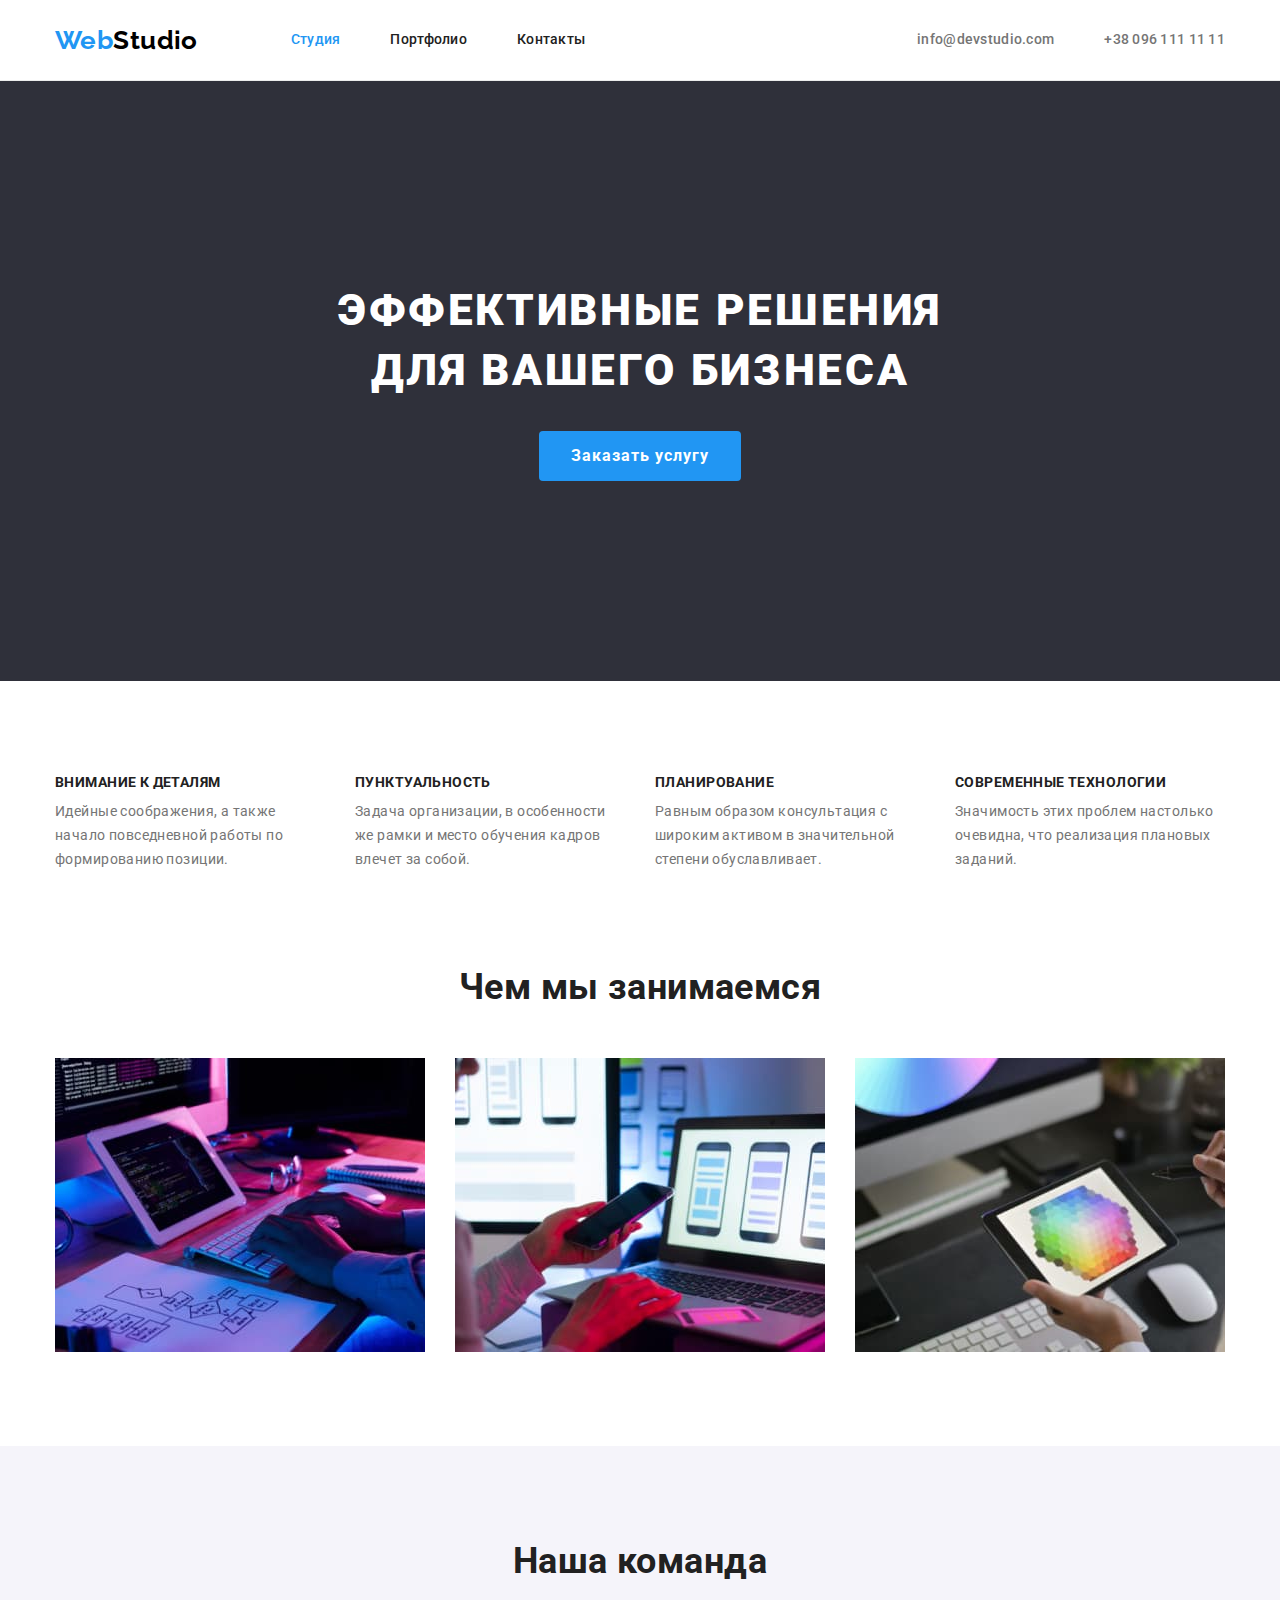
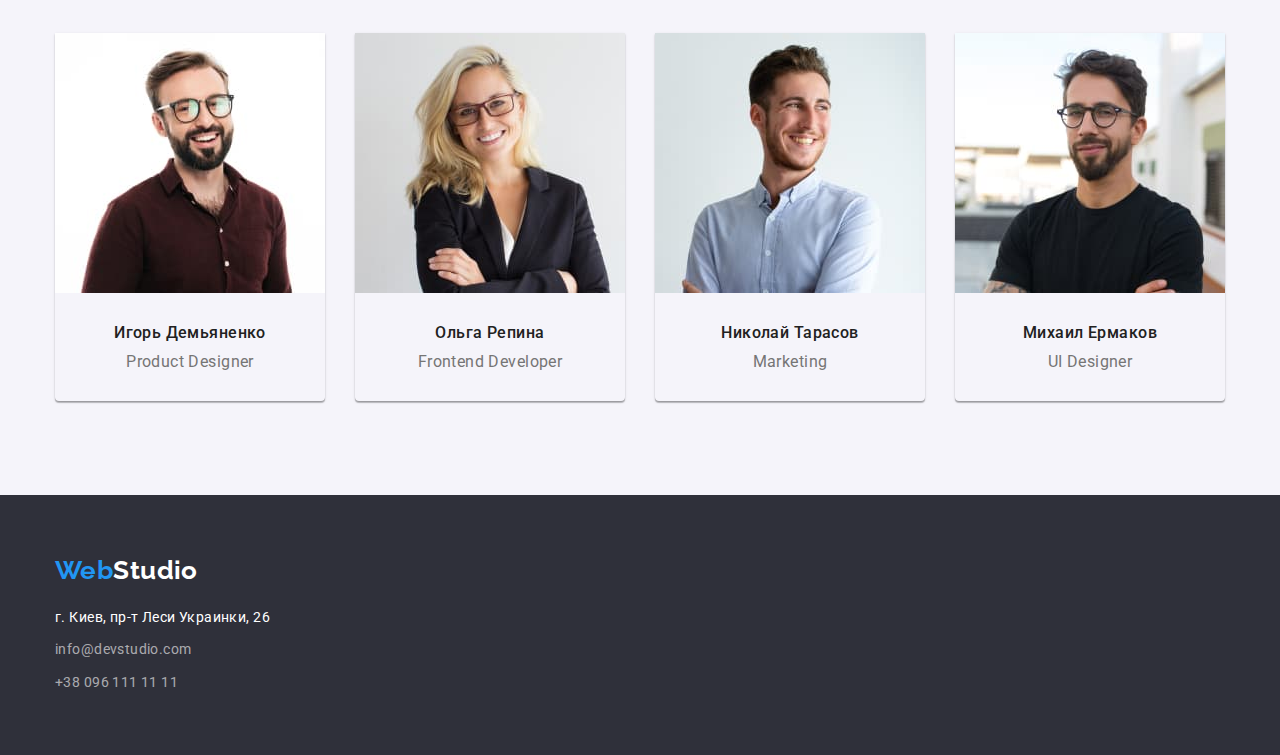
<file: index.html>
<!DOCTYPE html>
<html lang="ru">
  <head>
    <meta charset="UTF-8" />
    <meta http-equiv="X-UA-Compatible" content="IE=edge" />
    <meta name="viewport" content="width=device-width, initial-scale=1.0" />
    <title>WebStudio</title>
    <link rel="preconnect" href="https://fonts.gstatic.com" />
    <link
      href="https://fonts.googleapis.com/css2?family=Raleway:wght@700&family=Roboto:wght@400;500;700;900&display=swap"
      rel="stylesheet"
    />
    <link
      rel="stylesheet"
      href="https://cdnjs.cloudflare.com/ajax/libs/modern-normalize/1.0.0/modern-normalize.min.css"
    />
    <link rel="stylesheet" href="./css/styles.css" />
  </head>
  <body class="page">
    <header class="line">
      <div class="container flex-cont">
        <nav class="flex-nav">
          <a class="logo list" href="./index.html"
            ><span class="logo-web">Web</span>Studio</a
          >
          <ul class="list flex-nav-item">
            <li class="item">
              <a class="site-nav list activ-menu" href="./index.html">Студия</a>
            </li>
            <li class="item">
              <a class="site-nav list" href="./portfolio.html">Портфолио</a>
            </li>
            <li class="item">
              <a class="site-nav list" href="">Контакты</a>
            </li>
          </ul>
        </nav>
        <ul class="list flex-connect">
          <li class="item">
            <a class="site-nav list conect-nav" href="mailto:info@devstudio.com"
              >info@devstudio.com</a
            >
          </li>
          <li class="item">
            <a class="site-nav list conect-nav" href="tel:+380961111111"
              >+38 096 111 11 11</a
            >
          </li>
        </ul>
      </div>
    </header>
    <main>
      <!-- Баннер -->
      <section class="hero">
        <h1 class="banner">
          Эффективные решения <br />
          для вашего бизнеса
        </h1>
        <button class="main-btn activ-btn" type="button">
          Заказать услугу
        </button>
      </section>
      <!-- Особенности -->
      <section class="section">
        <div class="container">
          <h2 class="visually-hidden">Особенности</h2>
          <ul class="list features-flex">
            <li class="item">
              <h3 class="features-title">Внимание к деталям</h3>
              <p>
                Идейные соображения, а также начало повседневной работы по
                формированию позиции.
              </p>
            </li>
            <li class="item">
              <h3 class="features-title">Пунктуальность</h3>
              <p>
                Задача организации, в особенности же рамки и место обучения
                кадров влечет за собой.
              </p>
            </li>
            <li class="item">
              <h3 class="features-title">Планирование</h3>
              <p>
                Равным образом консультация с широким активом в значительной
                степени обуславливает.
              </p>
            </li>
            <li class="item">
              <h3 class="features-title">Современные технологии</h3>
              <p>
                Значимость этих проблем настолько очевидна, что реализация
                плановых заданий.
              </p>
            </li>
          </ul>
        </div>
      </section>
      <!-- Чем мы занимаемся -->
      <section class="work">
        <div class="container">
          <h2 class="sect">Чем мы занимаемся</h2>
          <ul class="list sect-img">
            <li>
              <a href="">
                <img
                  src="./images/box1.jpg"
                  alt="програмируем на компьютере"
                  width="370"
                />
              </a>
            </li>
            <li>
              <a href="">
                <img
                  src="./images/box2.jpg"
                  alt="програмируем на телефоне"
                  width="370"
                />
              </a>
            </li>
            <li>
              <a href="">
                <img
                  src="./images/box3.jpg"
                  alt="програмируем на планшете"
                  width="370"
                />
              </a>
            </li>
          </ul>
        </div>
      </section>
      <!-- Наша команда -->
      <section class="command">
        <div class="container">
          <h2 class="sect">Наша команда</h2>
          <ul class="list sect-img">
            <li class="sect-list">
              <a class="list" href=""
                ><img
                  class="item"
                  src="./images/team-card1.jpg"
                  alt="Игорь Демьяненко"
                  width="270"
                />
                <div class="team-title">
                  <h3 class="team">Игорь Демьяненко</h3>
                  <p class="team-prof" lang="en">Product Designer</p>
                </div>
              </a>
            </li>
            <li class="sect-list">
              <a class="list" href=""
                ><img
                  class="item"
                  src="./images/team-card2.jpg"
                  alt="Ольга Репина"
                  width="270"
                />
                <div class="team-title">
                  <h3 class="team">Ольга Репина</h3>
                  <p class="team-prof" lang="en">Frontend Developer</p>
                </div>
              </a>
            </li>
            <li class="sect-list">
              <a class="list" href=""
                ><img
                  class="item"
                  src="./images/team-card3.jpg"
                  alt="Николай Тарасов"
                  width="270"
                />
                <div class="team-title">
                  <h3 class="team">Николай Тарасов</h3>
                  <p class="team-prof" lang="en">Marketing</p>
                </div>
              </a>
            </li>
            <li class="sect-list">
              <a class="list" href=""
                ><img
                  class="item"
                  src="./images/team-card4.jpg"
                  alt="Михаил Ермаков"
                  width="270"
                />
                <div class="team-title">
                  <h3 class="team">Михаил Ермаков</h3>
                  <p class="team-prof" lang="en">UI Designer</p>
                </div>
              </a>
            </li>
          </ul>
        </div>
      </section>
    </main>
    <footer>
      <!-- Адрес -->
      <div class="container">
        <h2 class="visually-hidden">Контакты</h2>
        <a class="logo foot-logo list" href="./index.html"
          ><span class="logo-web">Web</span>Studio</a
        >
        <address>
          <p class="foot-adr">г. Киев, пр-т Леси Украинки, 26</p>
          <a class="mail list" href="mailto:info@devstudio.com"
            >info@devstudio.com</a
          ><br />
          <a class="tel list" href="tel:+380961111111">+38 096 111 11 11</a>
        </address>
      </div>
    </footer>
  </body>
</html>
</file>
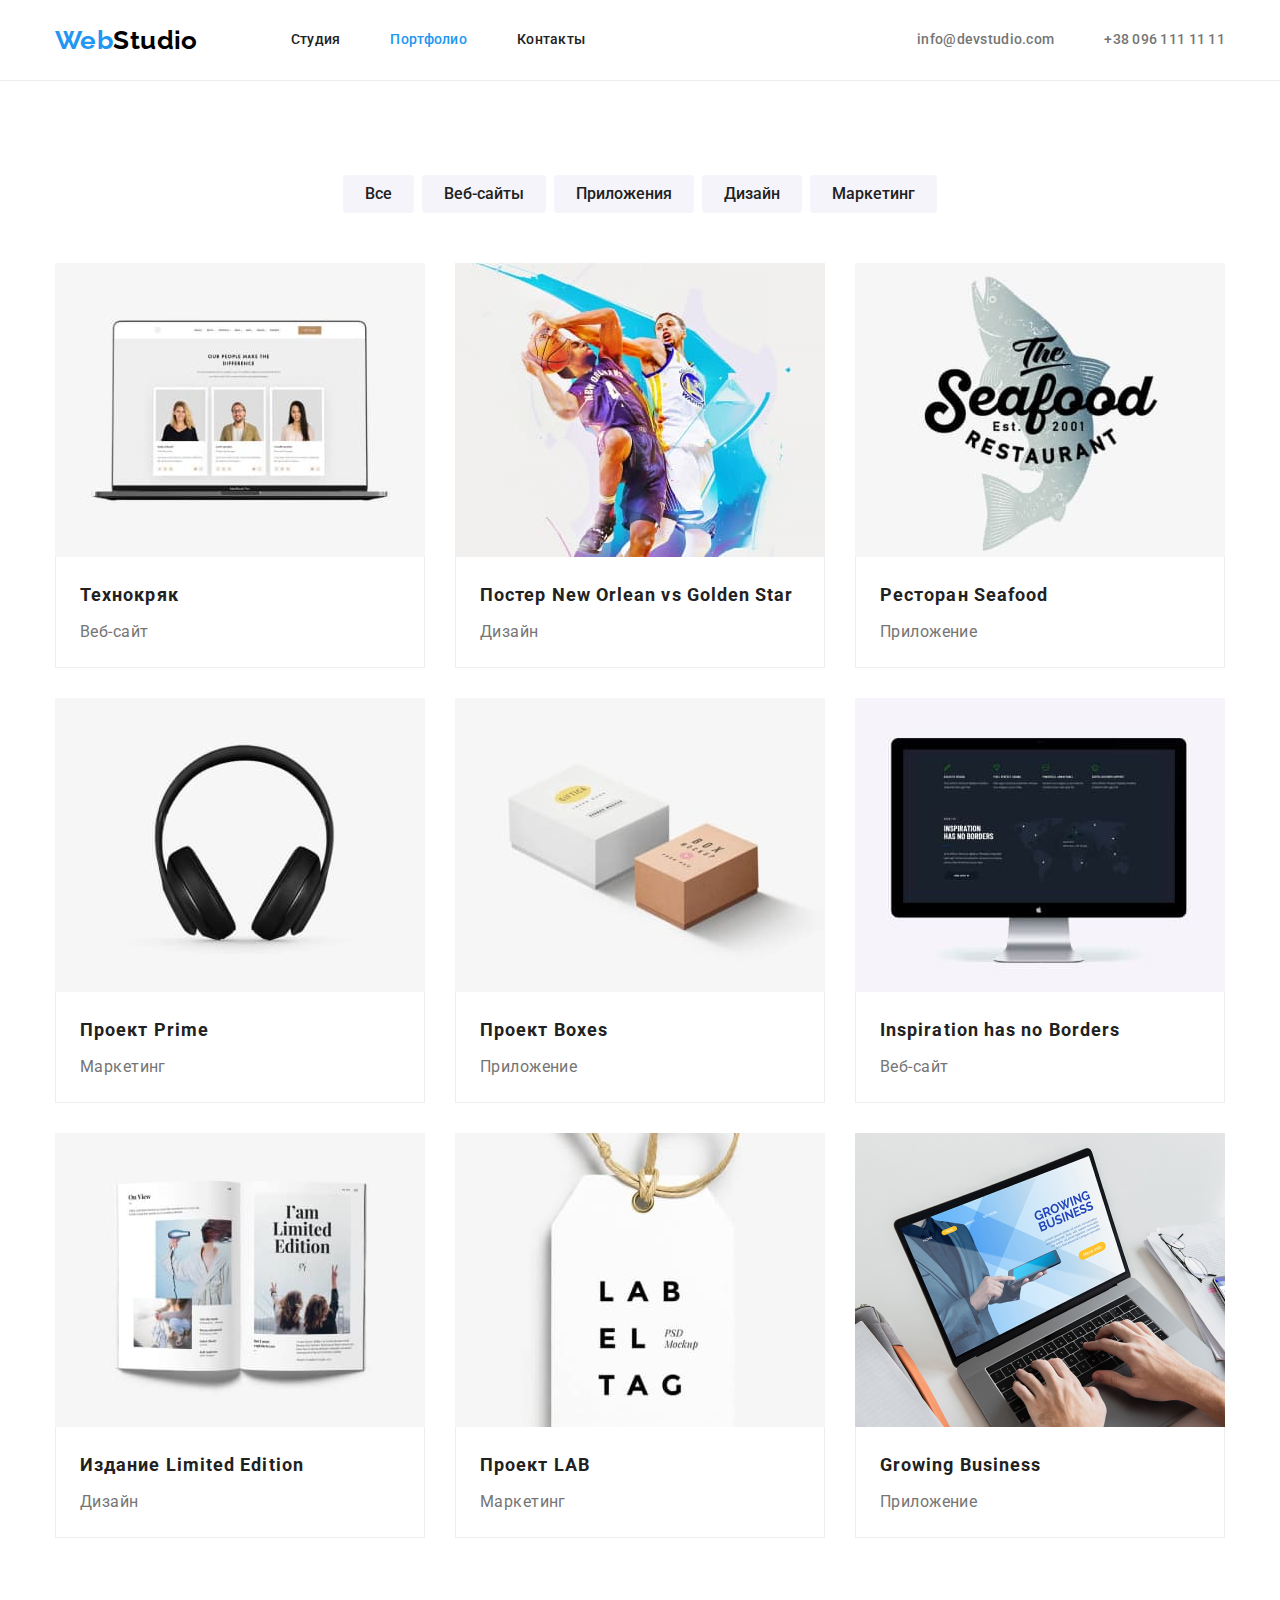
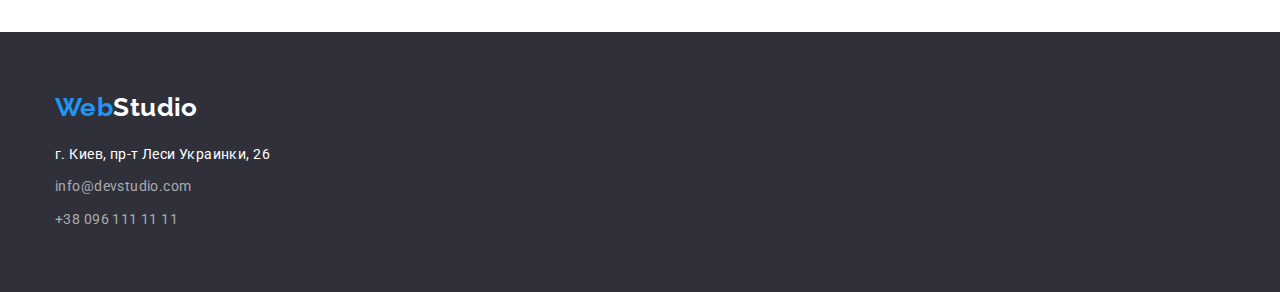
<file: portfolio.html>
<!DOCTYPE html>
<html lang="ru">
  <head>
    <meta charset="UTF-8" />
    <meta http-equiv="X-UA-Compatible" content="IE=edge" />
    <meta name="viewport" content="width=device-width, initial-scale=1.0" />
    <title>WebStudio</title>
    <link rel="preconnect" href="https://fonts.gstatic.com" />
    <link
      href="https://fonts.googleapis.com/css2?family=Raleway:wght@700&family=Roboto:wght@400;500;700;900&display=swap"
      rel="stylesheet"
    />
    <link
      rel="stylesheet"
      href="https://cdnjs.cloudflare.com/ajax/libs/modern-normalize/1.0.0/modern-normalize.min.css"
    />
    <link rel="stylesheet" href="./css/styles.css" />
  </head>
  <body class="page">
    <header class="line">
      <div class="container flex-cont">
        <nav class="flex-nav">
          <a class="logo list" href="./index.html"
            ><span class="logo-web">Web</span>Studio</a
          >
          <ul class="list flex-nav-item">
            <li class="item">
              <a class="site-nav list" href="./index.html">Студия</a>
            </li>
            <li class="item">
              <a class="site-nav list activ-menu" href="./portfolio.html"
                >Портфолио</a
              >
            </li>
            <li class="item">
              <a class="site-nav list" href="">Контакты</a>
            </li>
          </ul>
        </nav>
        <ul class="list flex-connect">
          <li class="item">
            <a class="site-nav list conect-nav" href="mailto:info@devstudio.com"
              >info@devstudio.com</a
            >
          </li>
          <li class="item">
            <a class="site-nav list conect-nav" href="tel:+380961111111"
              >+38 096 111 11 11</a
            >
          </li>
        </ul>
      </div>
    </header>
    <main>
      <!-- Портфолио -->
      <section class="section">
        <div class="container">
          <h1 class="visually-hidden">Портфолио</h1>
          <!-- Фильтр портфолио -->
          <div class="port-nav">
            <ul class="list port-flex">
              <li class="item">
                <button class="port-btn activ-btn" type="button">Все</button>
              </li>
              <li class="item">
                <button class="port-btn activ-btn" type="button">
                  Веб-сайты
                </button>
              </li>
              <li class="item">
                <button class="port-btn activ-btn" type="button">
                  Приложения
                </button>
              </li>
              <li class="item">
                <button class="port-btn activ-btn" type="button">Дизайн</button>
              </li>
              <li class="item">
                <button class="port-btn activ-btn" type="button">
                  Маркетинг
                </button>
              </li>
            </ul>
          </div>
          <!-- Услуги -->
          <ul class="list port port-img portf-cont">
            <li class="item">
              <a class="list" href="">
                <img
                  class="port-list"
                  src="./images/portfolio/portfolio-1.jpg"
                  alt="Ноутбук с карточками команды"
                  width="370"
                />
                <div class="line-portf">
                  <h2 class="services">Технокряк</h2>
                  <p class="serv-text">Веб-сайт</p>
                </div>
              </a>
            </li>
            <li class="item">
              <a class="list" href="">
                <img
                  class="port-list"
                  src="./images/portfolio/portfolio-2.jpg"
                  alt="Игра в баскетбол"
                  width="370"
                />
                <div class="line-portf">
                  <h2 class="services">
                    Постер <span lang="en">New Orlean vs Golden Star</span>
                  </h2>
                  <p class="serv-text">Дизайн</p>
                </div>
              </a>
            </li>
            <li class="item">
              <a class="list" href="">
                <img
                  class="port-list"
                  src="./images/portfolio/portfolio-3.jpg"
                  alt="Логотип ресторана"
                  width="370"
                />
                <div class="line-portf">
                  <h2 class="services">Ресторан <span>Seafood</span></h2>
                  <p class="serv-text">Приложение</p>
                </div>
              </a>
            </li>
            <li class="item">
              <a class="list" href="">
                <img
                  class="port-list"
                  src="./images/portfolio/portfolio-4.jpg"
                  alt="Наушники"
                  width="370"
                />
                <div class="line-portf">
                  <h2 class="services">Проект <span lang="en">Prime</span></h2>
                  <p class="serv-text">Маркетинг</p>
                </div>
              </a>
            </li>
            <li class="item">
              <a class="list" href="">
                <img
                  class="port-list"
                  src="./images/portfolio/portfolio-5.jpg"
                  alt="Две коробочки"
                  width="370"
                />
                <div class="line-portf">
                  <h2 class="services">Проект <span lang="en">Boxes</span></h2>
                  <p class="serv-text">Приложение</p>
                </div>
              </a>
            </li>
            <li class="item">
              <a class="list" href="">
                <img
                  class="port-list"
                  src="./images/portfolio/portfolio-6.jpg"
                  alt="Макбук"
                  width="370"
                />
                <div class="line-portf">
                  <h2 class="services" lang="en">Inspiration has no Borders</h2>
                  <p class="serv-text">Веб-сайт</p>
                </div>
              </a>
            </li>
            <li class="item">
              <a class="list" href="">
                <img
                  class="port-list"
                  src="./images/portfolio/portfolio-7.jpg"
                  alt="Журнал"
                  width="370"
                />
                <div class="line-portf">
                  <h2 class="services">
                    Издание <span lang="en">Limited Edition</span>
                  </h2>
                  <p class="serv-text">Дизайн</p>
                </div>
              </a>
            </li>
            <li class="item">
              <a class="list" href="">
                <img
                  class="port-list"
                  src="./images/portfolio/portfolio-8.jpg"
                  alt="Этикетка"
                  width="370"
                />
                <div class="line-portf">
                  <h2 class="services">Проект <span lang="en">LAB</span></h2>
                  <p class="serv-text">Маркетинг</p>
                </div>
              </a>
            </li>
            <li class="item">
              <a class="list" href="">
                <img
                  class="port-list"
                  src="./images/portfolio/portfolio-9.jpg"
                  alt="Ноутбук"
                  width="370"
                />
                <div class="line-portf">
                  <h2 class="services" lang="en">Growing Business</h2>
                  <p class="serv-text">Приложение</p>
                </div>
              </a>
            </li>
          </ul>
        </div>
      </section>
    </main>
    <footer>
      <!-- Адрес -->
      <section class="adr">
        <div class="container">
          <h2 class="visually-hidden">Контакты</h2>
          <a class="logo foot-logo list" href="./index.html"
            ><span class="logo-web">Web</span>Studio</a
          >
          <address>
            <p class="foot-adr">г. Киев, пр-т Леси Украинки, 26</p>
            <a class="mail list" href="mailto:info@devstudio.com"
              >info@devstudio.com</a
            ><br />
            <a class="tel list" href="tel:+380961111111">+38 096 111 11 11</a>
          </address>
        </div>
      </section>
    </footer>
  </body>
</html>
</file>
<file: css/styles.css>
:root {
  --main-color: #2196f3;
  --main-family: Roboto, sans-serif;
  --main-text-color: #757575;
  --title-color: #212121;
  --blacklogo-color: #000;
  --white-title-color: #fff;
}

html {
  box-sizing: border-box;
}

*,
*::before,
*::after {
  box-sizing: inherit;
}

h1,
h2,
h3 {
  margin-top: 0;
  margin-bottom: 0;
}

.container {
  width: 1200px;
  padding-left: 15px;
  padding-right: 15px;
  margin-left: auto;
  margin-right: auto;
}

.visually-hidden {
  position: absolute;
  clip: rect(0 0 0 0);
  width: 1px;
  height: 1px;
  margin: -1px;
}

/* Общий стиль */
.page {
  font-family: var(--main-family);
  font-weight: 400;
  font-size: 14px;
  line-height: 1.71;
  letter-spacing: 0.03em;
  color: var(--main-text-color);
}

.list {
  margin: 0;
  padding: 0;

  list-style: none;
  text-decoration: none;
}

.list p {
  margin-top: 0;
  margin-bottom: 0;
}

.section {
  padding-top: 94px;
  padding-bottom: 94px;
}

/* Логотип */
.logo,
.logo:focus {
  display: inline-block;

  font-family: Raleway, sans-serif;
  font-weight: 700;
  font-size: 26px;
  line-height: 1.19;
  color: var(--blacklogo-color);
}

.logo-web {
  color: var(--main-color);
}

.line {
  border-bottom: 1px solid #ececec;
}

/* Навигация */
.flex-cont {
  display: flex;
  justify-content: space-between;
  align-items: center;
}

.flex-nav {
  display: flex;
  align-items: center;
}

.flex-nav-item {
  display: flex;
  margin-left: 93px;
}

.flex-nav-item .item:not(:last-child) {
  margin-right: 50px;
}
.site-nav {
  display: block;
  padding-top: 32px;
  padding-bottom: 32px;

  font-weight: 500;
  line-height: 1.14;
  letter-spacing: 0.02em;
  color: var(--title-color);
}

.activ-menu {
  color: var(--main-color);
}

.site-nav:hover,
.site-nav:focus {
  color: var(--main-color);
}

.flex-connect {
  display: flex;
}

.flex-connect .item:not(:last-child) {
  margin-right: 50px;
}

.conect-nav {
  color: var(--main-text-color);
}

/* Баннер */
.hero {
  padding-top: 200px;
  padding-bottom: 200px;

  background-color: #2f303a;
  text-align: center;
}

.banner {
  margin-bottom: 30px;

  font-weight: 900;
  font-size: 44px;
  line-height: 1.36;
  letter-spacing: 0.06em;
  text-transform: uppercase;
  color: var(--white-title-color);
}

.main-btn {
  padding: 10px 32px;
  border-radius: 4px;
  border: none;

  font-family: var(--main-family);
  font-weight: 700;
  font-size: 16px;
  line-height: 1.87;
  letter-spacing: 0.06em;
  color: var(--white-title-color);
  background-color: var(--main-color);

  cursor: pointer;
}

.activ-btn:hover,
.activ-btn:focus {
  color: var(--white-title-color);
  background: var(--main-color);
}

/* Особенности */
.features-flex {
  display: flex;
  justify-content: space-between;
}

.features-flex .item {
  width: 270px;
}

.features-title {
  margin-bottom: 10px;

  font-size: 14px;
  line-height: 1.14;
  text-transform: uppercase;
  color: var(--title-color);
}

/* Чем мы занимаемся */
.work {
  padding-bottom: 94px;
}
.sect {
  margin-bottom: 50px;

  font-size: 36px;
  line-height: 1.17;
  text-align: center;
  color: var(--title-color);
}
.sect-img {
  display: flex;
  flex-wrap: wrap;
  justify-content: space-between;
}

.sect-img img {
  display: block;
}

/* Наша команда */
.command {
  background-color: #f5f4fa;
  padding-top: 94px;
  padding-bottom: 94px;
}

.team-title {
  padding: 30px;
}

.team {
  margin-bottom: 10px;

  font-weight: 500;
  font-size: 16px;
  line-height: 1.19;
  color: var(--title-color);
  text-align: center;
}

.sect-list {
  flex-basis: calc((100% - 4 * 30px) / 4);
  box-shadow: 0px 1px 3px rgba(0, 0, 0, 0.12), 0px 1px 1px rgba(0, 0, 0, 0.14),
    0px 2px 1px rgba(0, 0, 0, 0.2);
  border-radius: 0px 0px 4px 4px;
}

.team-prof {
  font-size: 16px;
  line-height: 1.19;
  color: var(--main-text-color);
  text-align: center;
}

/* Адрес */
.foot-logo,
.foot-logo:focus {
  margin-bottom: 20px;

  color: var(--white-title-color);
}

.mail,
.tel {
  display: inline-block;

  font-style: normal;
  color: rgba(255, 255, 255, 0.6);
}

.mail:hover,
.tel:hover,
.mail:focus,
.tel:focus {
  color: var(--main-color);
}

a.mail {
  margin-bottom: 9px;
}

footer {
  padding-top: 60px;
  padding-bottom: 60px;

  background-color: #2f303a;
}

.foot-adr {
  margin-top: 0;
  margin-bottom: 9px;

  font-style: normal;
  color: var(--white-title-color);
}

/* -------------------------------------------------------------- */
/* Портфолио фильтр */
.port-flex {
  display: flex;
  justify-content: center;
}

.port-flex .item:not(:last-child) {
  margin-right: 8px;
}

.port-nav {
  margin-bottom: 50px;
}

.port-btn {
  padding: 6px 22px;
  border-radius: 4px;
  border: none;

  font-family: var(--main-family);
  font-weight: 500;
  font-size: 16px;
  line-height: 1.62;
  color: var(--title-color);
  background-color: #f5f4fa;

  cursor: pointer;
}

.port-btn:hover,
.port-btn:focus {
  color: var(--white-title-color);
  background: var(--main-color);
}

/* Портфолио услуги*/
.portf-cont {
  margin: -15px;
}

.port-img {
  display: flex;
  flex-wrap: wrap;
}

.services {
  margin-bottom: 4px;

  font-size: 18px;
  line-height: 2;
  letter-spacing: 0.06em;
  color: var(--title-color);
}

.serv-text {
  font-size: 16px;
  line-height: 1.87;
  color: var(--main-text-color);
}

.port-list {
  display: block;
}

.port .item {
  flex-basis: calc((100% - 3 * 30px) / 3);
  margin: 15px;
}

.line-portf {
  padding: 20px 24px;

  border-left: 1px solid #eeeeee;
  border-bottom: 1px solid #eeeeee;
  border-right: 1px solid #eeeeee;
}
</file>
